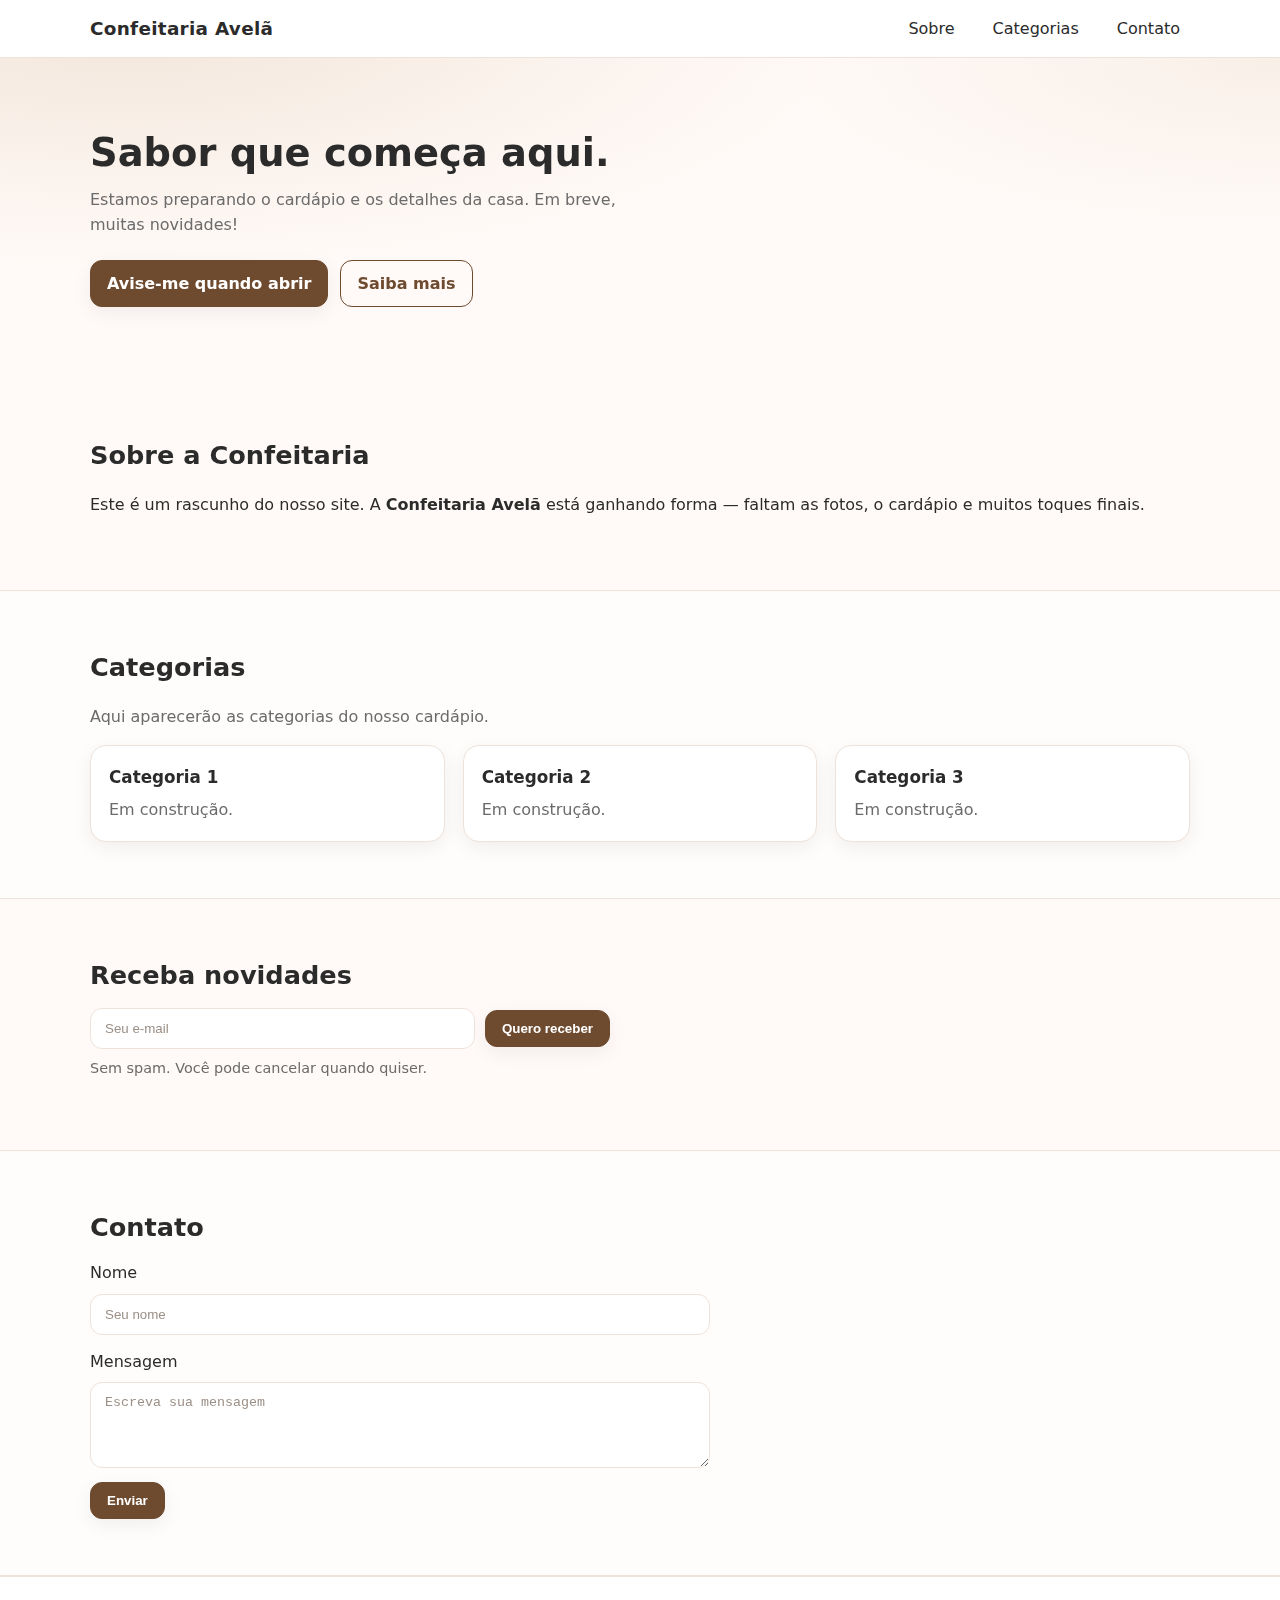
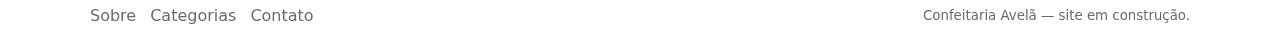
<file: index.html>
<!DOCTYPE html>
<html lang="pt-BR">
<head>
  <meta charset="utf-8" />
  <meta name="viewport" content="width=device-width, initial-scale=1" />
  <title>Confeitaria Avelã</title>
  <link rel="stylesheet" href="style.css">
</head>
<body>
  <header class="site-header">
    <div class="container header-inner">
      <a class="brand" href="#">Confeitaria Avelã</a>
      <nav class="site-nav" aria-label="Navegação principal">
        <ul>
          <li><a href="#sobre">Sobre</a></li>
          <li><a href="#categorias">Categorias</a></li>
          <li><a href="#contato">Contato</a></li>
        </ul>
      </nav>
    </div>
  </header>

  <main id="conteudo">
    <section class="hero" aria-labelledby="hero-title">
      <div class="container">
        <h1 id="hero-title">Sabor que começa aqui.</h1>
        <p class="subtitle">
          Estamos preparando o cardápio e os detalhes da casa. Em breve, muitas novidades!
        </p>
        <div class="cta-row">
          <a class="btn" href="#newsletter">Avise-me quando abrir</a>
          <a class="btn btn-outline" href="#sobre">Saiba mais</a>
        </div>
      </div>
    </section>

    <section id="sobre" class="section">
      <div class="container">
        <h2>Sobre a Confeitaria</h2>
        <p>
          Este é um rascunho do nosso site. A <strong>Confeitaria Avelã</strong> está ganhando forma —
          faltam as fotos, o cardápio e muitos toques finais.
        </p>
      </div>
    </section>

    <section id="categorias" class="section section-muted">
      <div class="container">
        <h2>Categorias</h2>
        <p class="muted">Aqui aparecerão as categorias do nosso cardápio.</p>

        <!-- Placeholders de categorias — substitua por conteúdo real depois -->
        <div class="grid grid-3">
          <article class="placeholder-card" aria-label="Categoria em breve">
            <h3>Categoria 1</h3>
            <p>Em construção.</p>
          </article>
          <article class="placeholder-card">
            <h3>Categoria 2</h3>
            <p>Em construção.</p>
          </article>
          <article class="placeholder-card">
            <h3>Categoria 3</h3>
            <p>Em construção.</p>
          </article>
        </div>
      </div>
    </section>

    <section id="newsletter" class="section">
      <div class="container">
        <h2>Receba novidades</h2>
        <form class="newsletter-form" action="#" method="post">
          <label for="email" class="sr-only">Seu e-mail</label>
          <input id="email" name="email" type="email" placeholder="Seu e-mail" required />
          <button class="btn" type="submit">Quero receber</button>
        </form>
        <p class="microcopy">Sem spam. Você pode cancelar quando quiser.</p>
      </div>
    </section>

    <section id="contato" class="section section-muted">
      <div class="container">
        <h2>Contato</h2>
        <form class="contact-form" action="#" method="post">
          <div class="form-row">
            <label for="nome">Nome</label>
            <input id="nome" name="nome" type="text" placeholder="Seu nome" />
          </div>
          <div class="form-row">
            <label for="mensagem">Mensagem</label>
            <textarea id="mensagem" name="mensagem" rows="4" placeholder="Escreva sua mensagem"></textarea>
          </div>
          <button class="btn" type="submit">Enviar</button>
        </form>
      </div>
    </section>
  </main>

  <footer class="site-footer">
    <div class="container footer-inner">
      <nav aria-label="Links do rodapé">
        <ul class="footer-nav">
          <li><a href="#sobre">Sobre</a></li>
          <li><a href="#categorias">Categorias</a></li>
          <li><a href="#contato">Contato</a></li>
        </ul>
      </nav>
      <small class="muted">Confeitaria Avelã — site em construção.</small>
    </div>
  </footer>
</body>
</html>
</file>
<file: style.css>
:root{
    --bg: #fffaf7;
    --surface: #ffffff;
    --text: #2b2b2b;
    --muted: #6b6b6b;
    --primary: #6e4a2f; 
    --primary-ink: #ffffff;
    --accent: #c89b7b;
    --border: #eee2d9;
    --shadow: 0 6px 20px rgba(0,0,0,.06);
  }
  
  *{box-sizing:border-box}
  html,body{margin:0;padding:0}
  body{
    font-family: ui-sans-serif, system-ui, -apple-system, Segoe UI, Roboto, "Helvetica Neue", Arial, "Noto Sans", "Liberation Sans", sans-serif;
    color:var(--text);
    background:var(--bg);
    line-height:1.6;
  }
  .container{width:min(1100px, 92%); margin-inline:auto}
  .site-header{
    position:sticky; top:0; z-index:10;
    background:var(--surface);
    border-bottom:1px solid var(--border);
    backdrop-filter:saturate(180%) blur(6px);
  }
  .header-inner{display:flex; align-items:center; justify-content:space-between; padding:14px 0}
  .brand{
    font-weight:700; font-size:1.15rem; letter-spacing:.3px; text-decoration:none; color:var(--text)
  }
  .site-nav ul{display:flex; gap:18px; list-style:none; padding:0; margin:0}
  .site-nav a{
    text-decoration:none; color:var(--text); padding:8px 10px; border-radius:10px;
  }
  .site-nav a:hover{background: #f7efe9}
  .hero{
    padding:72px 0;
    background:
      radial-gradient(1200px 400px at 10% -10%, #f3e6db 0%, rgba(0,0,0,0) 60%),
      radial-gradient(900px 300px at 100% 0%, #f8efe7 0%, rgba(0,0,0,0) 55%);
  }
  .hero h1{font-size:clamp(1.8rem, 3vw, 2.6rem); line-height:1.2; margin:0 0 10px}
  .subtitle{max-width:55ch; margin:0 0 22px; color:var(--muted)}
  .cta-row{display:flex; gap:12px; flex-wrap:wrap}
  .section{padding:56px 0}
  .section-muted{background: #fffdfb; border-top:1px solid var(--border); border-bottom:1px solid var(--border)}
  h2{font-size:1.6rem; margin:0 0 12px}
  .btn{
    display:inline-block; border:1px solid var(--primary);
    background:var(--primary); color:var(--primary-ink);
    padding:10px 16px; border-radius:12px; text-decoration:none; font-weight:600;
    box-shadow: var(--shadow);
  }
  .btn:hover{filter:brightness(.95)}
  .btn:focus{outline:2px solid var(--accent); outline-offset:2px}
  .btn.btn-outline{
    background:transparent; color:var(--primary);
    border-color:var(--primary); box-shadow:none;
  }
  .grid{display:grid; gap:18px}
  .grid-3{grid-template-columns: repeat(3, 1fr)}
  @media (max-width: 820px){
    .grid-3{grid-template-columns:1fr 1fr}
  }
  @media (max-width: 560px){
    .grid-3{grid-template-columns:1fr}
  }
  .placeholder-card{
    background:var(--surface); border:1px solid var(--border); border-radius:16px;
    padding:18px; box-shadow: var(--shadow);
  }
  .placeholder-card h3{margin:0 0 6px; font-size:1.05rem}
  .placeholder-card p{margin:0; color:var(--muted)}
  input, textarea{
    width:100%; padding:12px 14px; border-radius:12px;
    border:1px solid var(--border); background:var(--surface); color:var(--text);
  }
  input::placeholder, textarea::placeholder{color:#9b8f86}
  .newsletter-form{display:flex; gap:10px; flex-wrap:wrap; align-items:center; max-width:520px}
  .newsletter-form input{flex:1}
  .microcopy{color:var(--muted); font-size:.9rem; margin-top:8px}
  .contact-form{max-width:620px}
  .form-row{display:grid; gap:8px; margin-bottom:14px}
  .site-footer{
    background:var(--surface);
    border-top:1px solid var(--border);
    padding:26px 0;
  }
  .footer-inner{display:flex; align-items:center; justify-content:space-between; gap:18px; flex-wrap:wrap}
  .footer-nav{list-style:none; margin:0; padding:0; display:flex; gap:14px}
  .footer-nav a{text-decoration:none; color:var(--muted)}
  .footer-nav a:hover{color:var(--text)}
  .muted{color:var(--muted);}
  .sr-only{
    position:absolute; width:1px; height:1px; padding:0; margin:-1px; overflow:hidden;
    clip:rect(0 0 0 0); white-space:nowrap; border:0;
  }
  a, button, input, textarea{transition: all .15s ease}
</file>
